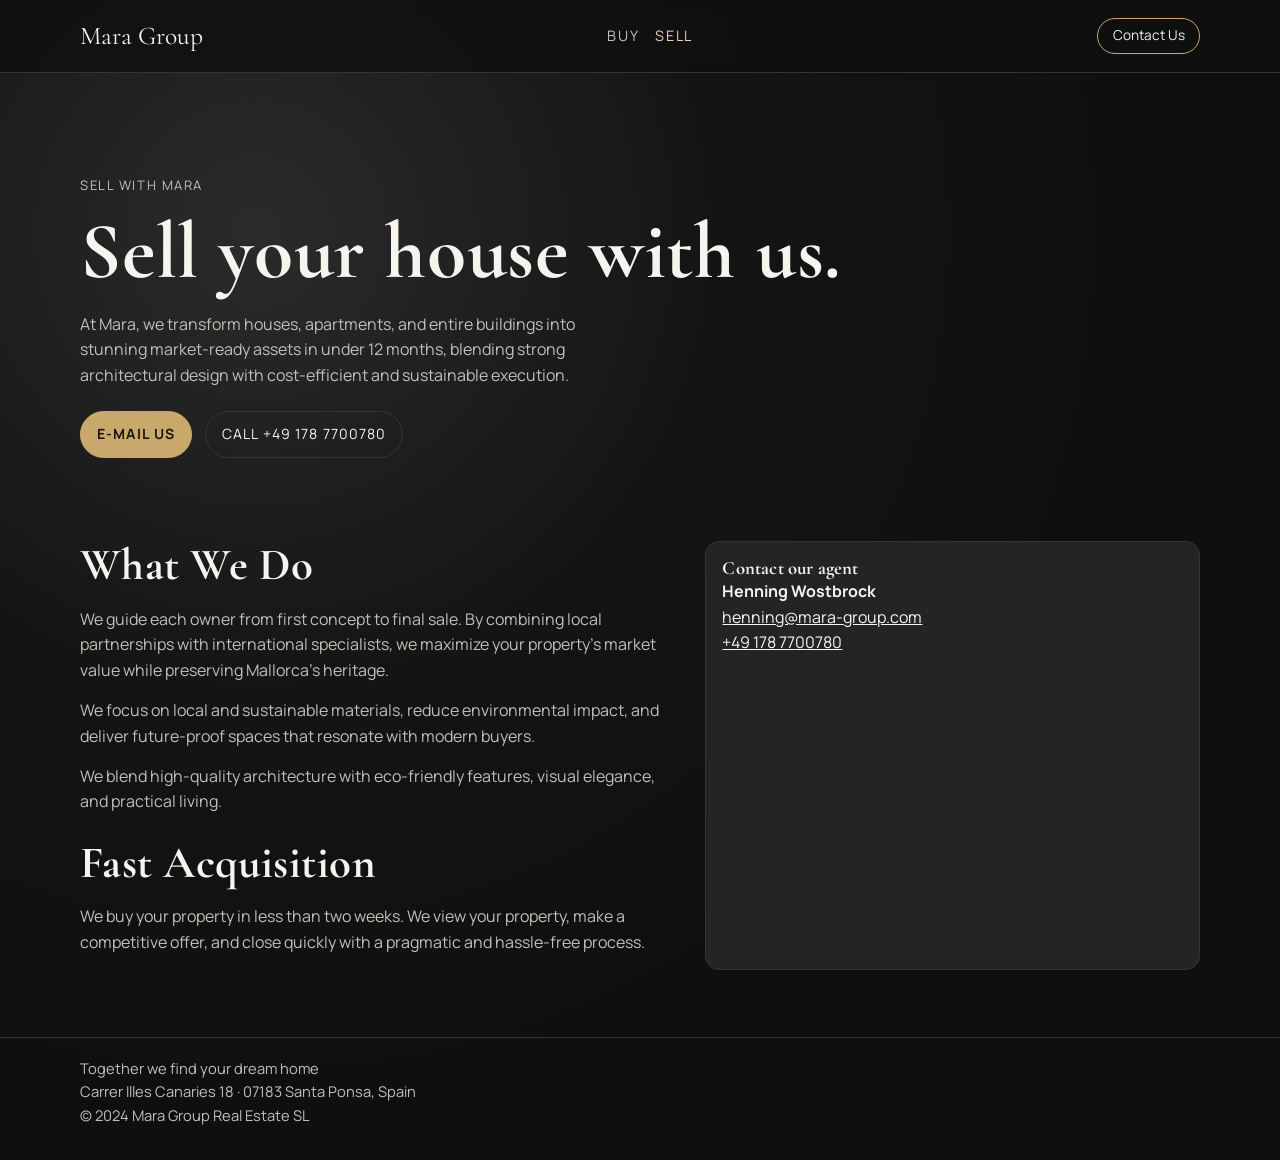
<file: sell.html>
<!doctype html>
<html lang="en">
  <head>
    <meta charset="UTF-8" />
    <meta name="viewport" content="width=device-width, initial-scale=1.0" />
    <title>Sell Your Home in Mallorca - Mara Group</title>
    <link rel="preconnect" href="https://fonts.googleapis.com" />
    <link rel="preconnect" href="https://fonts.gstatic.com" crossorigin />
    <link href="https://fonts.googleapis.com/css2?family=Cormorant+Garamond:wght@500;600;700&family=Manrope:wght@400;500;700&display=swap" rel="stylesheet" />
    <link rel="stylesheet" href="/styles.css" />
  </head>
  <body>
    <header class="topbar">
      <div class="container">
        <a class="brand" href="/">Mara Group</a>
        <nav>
          <a href="/properties">Buy</a>
          <a href="/sell" aria-current="page">Sell</a>
        </nav>
        <a class="contact-chip" href="mailto:henning@mara-group.com">Contact Us</a>
      </div>
    </header>

    <main class="container">
      <section class="hero">
        <p class="kicker">Sell with Mara</p>
        <h1>Sell your house with us.</h1>
        <p>
          At Mara, we transform houses, apartments, and entire buildings into stunning market-ready assets in
          under 12 months, blending strong architectural design with cost-efficient and sustainable execution.
        </p>
        <div class="actions">
          <a class="btn primary" href="mailto:henning@mara-group.com">E-mail Us</a>
          <a class="btn" href="tel:+491787700780">Call +49 178 7700780</a>
        </div>
      </section>

      <section class="detail-grid">
        <div class="content">
          <h2 class="section-title">What We Do</h2>
          <p>
            We guide each owner from first concept to final sale. By combining local partnerships with international
            specialists, we maximize your property's market value while preserving Mallorca's heritage.
          </p>
          <p>
            We focus on local and sustainable materials, reduce environmental impact, and deliver future-proof spaces
            that resonate with modern buyers.
          </p>
          <p>
            We blend high-quality architecture with eco-friendly features, visual elegance, and practical living.
          </p>

          <h2 class="section-title" style="margin-top:1.5rem;">Fast Acquisition</h2>
          <p>
            We buy your property in less than two weeks. We view your property, make a competitive offer, and close
            quickly with a pragmatic and hassle-free process.
          </p>
        </div>

        <aside class="contact">
          <h3>Contact our agent</h3>
          <p><strong>Henning Wostbrock</strong></p>
          <p><a href="mailto:henning@mara-group.com">henning@mara-group.com</a></p>
          <p><a href="tel:+491787700780">+49 178 7700780</a></p>
        </aside>
      </section>
    </main>

    <footer class="footer">
      <div class="container">
        <p>Together we find your dream home</p>
        <p>Carrer Illes Canaries 18 · 07183 Santa Ponsa, Spain</p>
        <p>© 2024 Mara Group Real Estate SL</p>
      </div>
    </footer>
  </body>
</html>
</file>
<file: styles.css>
:root {
  --bg: #0f0f0f;
  --bg-soft: #191919;
  --surface: #242424;
  --line: #343434;
  --text: #f7f4ef;
  --muted: #c3bfb8;
  --accent: #c8a86b;
  --accent-soft: #e6d3ae;
  --max: 1120px;
}

* {
  box-sizing: border-box;
}

html,
body {
  margin: 0;
  padding: 0;
}

body {
  font-family: "Manrope", sans-serif;
  background:
    radial-gradient(circle at 20% 20%, #2b2b2b 0, #141414 34%, #0f0f0f 64%),
    linear-gradient(180deg, #111 0%, #0c0c0c 100%);
  color: var(--text);
  line-height: 1.6;
}

h1,
h2,
h3,
h4 {
  font-family: "Cormorant Garamond", serif;
  margin: 0;
  line-height: 1.1;
  letter-spacing: 0.01em;
}

p {
  margin: 0;
}

a {
  color: inherit;
}

.container {
  width: min(var(--max), 92vw);
  margin-inline: auto;
}

.topbar {
  position: sticky;
  top: 0;
  z-index: 20;
  backdrop-filter: blur(8px);
  background: rgba(15, 15, 15, 0.8);
  border-bottom: 1px solid var(--line);
}

.topbar .container {
  min-height: 72px;
  display: flex;
  align-items: center;
  justify-content: space-between;
  gap: 1rem;
}

.brand {
  font-family: "Cormorant Garamond", serif;
  font-size: clamp(1.3rem, 2vw, 1.6rem);
  text-decoration: none;
}

nav {
  display: flex;
  align-items: center;
  gap: 1rem;
}

nav a {
  text-decoration: none;
  font-size: 0.9rem;
  letter-spacing: 0.12em;
  text-transform: uppercase;
  color: var(--muted);
}

nav a[aria-current="page"] {
  color: var(--accent-soft);
}

.contact-chip {
  border: 1px solid var(--accent);
  border-radius: 999px;
  padding: 0.4rem 0.9rem;
  text-decoration: none;
  font-size: 0.85rem;
}

.hero {
  padding: clamp(3rem, 8vw, 8rem) 0 3rem;
}

.hero-grid {
  display: grid;
  grid-template-columns: 1.2fr 1fr;
  gap: 2rem;
  align-items: end;
}

.kicker {
  letter-spacing: 0.12em;
  text-transform: uppercase;
  color: var(--accent-soft);
  font-size: 0.82rem;
  margin-bottom: 0.7rem;
}

.hero h1 {
  font-size: clamp(2.2rem, 7vw, 5rem);
  margin-bottom: 1rem;
}

.hero p {
  color: var(--muted);
  max-width: 55ch;
}

.actions {
  display: flex;
  flex-wrap: wrap;
  gap: 0.8rem;
  margin-top: 1.4rem;
}

.btn {
  text-decoration: none;
  border: 1px solid var(--line);
  padding: 0.72rem 1rem;
  border-radius: 999px;
  font-size: 0.88rem;
  letter-spacing: 0.08em;
  text-transform: uppercase;
}

.btn.primary {
  background: var(--accent);
  color: #151515;
  border-color: var(--accent);
  font-weight: 700;
}

section {
  padding: 2.2rem 0;
}

.section-title {
  font-size: clamp(1.7rem, 4vw, 2.8rem);
  margin-bottom: 1rem;
}

.listings {
  display: grid;
  grid-template-columns: repeat(2, minmax(0, 1fr));
  gap: 1.1rem;
}

.card {
  background: linear-gradient(180deg, rgba(200, 168, 107, 0.08), rgba(18, 18, 18, 0.7));
  border: 1px solid var(--line);
  border-radius: 16px;
  overflow: hidden;
}

.card img {
  width: 100%;
  height: 230px;
  object-fit: cover;
  display: block;
}

.card-body {
  padding: 1rem;
}

.card h3 {
  font-size: clamp(1.3rem, 3vw, 2rem);
}

.meta {
  color: var(--muted);
  font-size: 0.92rem;
}

.detail-grid {
  display: grid;
  grid-template-columns: 1.2fr 1fr;
  gap: 2rem;
}

.gallery {
  display: grid;
  grid-template-columns: repeat(2, minmax(0, 1fr));
  gap: 0.75rem;
}

.gallery img {
  width: 100%;
  height: 220px;
  object-fit: cover;
  border-radius: 10px;
  border: 1px solid var(--line);
}

.specs {
  display: grid;
  grid-template-columns: repeat(2, minmax(0, 1fr));
  gap: 0.6rem;
  margin: 1rem 0;
}

.spec {
  border: 1px solid var(--line);
  border-radius: 10px;
  padding: 0.75rem;
  background: var(--bg-soft);
}

.spec strong {
  display: block;
  color: var(--accent-soft);
}

.content p {
  margin-bottom: 0.9rem;
  color: var(--muted);
}

.content ul {
  margin: 0 0 0.9rem 1.2rem;
  color: var(--muted);
}

.contact {
  border: 1px solid var(--line);
  border-radius: 14px;
  padding: 1rem;
  background: var(--surface);
}

.footer {
  border-top: 1px solid var(--line);
  margin-top: 2rem;
  padding: 1.2rem 0 2rem;
  color: var(--muted);
  font-size: 0.92rem;
}

.reveal {
  opacity: 0;
  transform: translateY(18px);
  animation: reveal 0.6s ease forwards;
}

.reveal:nth-child(2) { animation-delay: 0.12s; }
.reveal:nth-child(3) { animation-delay: 0.2s; }

@keyframes reveal {
  to {
    opacity: 1;
    transform: translateY(0);
  }
}

@media (max-width: 980px) {
  .hero-grid,
  .detail-grid {
    grid-template-columns: 1fr;
  }

  .gallery img {
    height: 190px;
  }
}

@media (max-width: 760px) {
  nav {
    gap: 0.55rem;
  }

  nav a {
    font-size: 0.76rem;
  }

  .contact-chip {
    display: none;
  }

  .listings,
  .gallery {
    grid-template-columns: 1fr;
  }

  .card img {
    height: 200px;
  }
}
</file>
